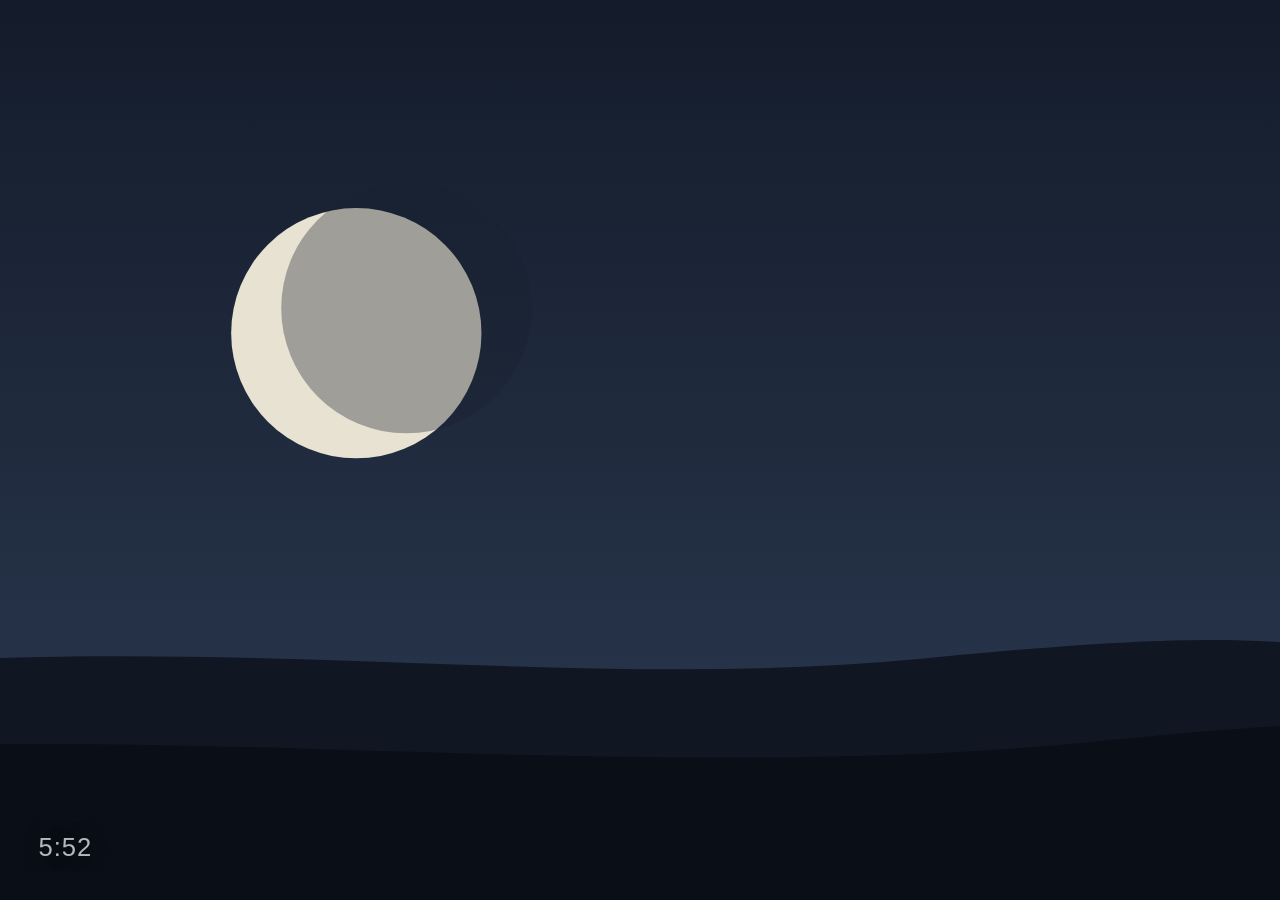
<file: quiet/app/index.html>
<!DOCTYPE html>
<html lang="en">
<head>
<meta charset="utf-8">
<meta name="viewport" content="width=device-width, initial-scale=1">
<title>Quiet</title>
<link rel="stylesheet" href="quiet.css">
</head>
<body class="art">
  <img id="artA" class="art on" alt="">
  <img id="artB" class="art" alt="">
  <div id="scrim"></div>

  <div id="whisper"></div>

  <div id="glance">
    <div id="time"></div>
    <div id="date"></div>
    <div id="alert"></div>
    <ul id="lines"></ul>
  </div>

  <ul id="dock"></ul>

  <script src="config.js"></script>
  <script src="quiet.js"></script>
</body>
</html>
</file>
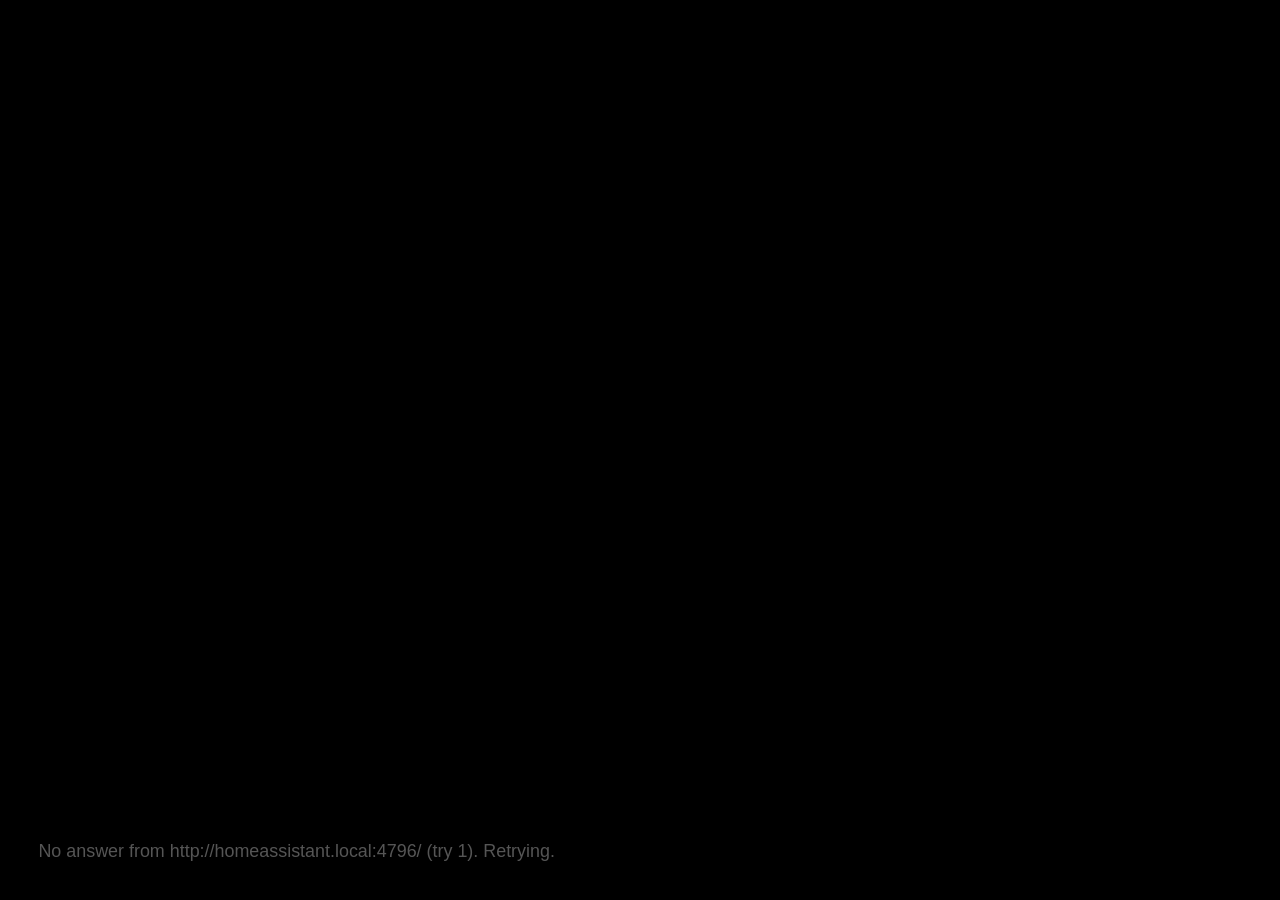
<file: tv/frame/index.html>
<!DOCTYPE html>
<html>
<head>
<meta charset="utf-8">
<title>Quiet</title>
<style>
  html, body { margin: 0; height: 100%; background: #000; }
  #status { position: absolute; left: 3vw; bottom: 3vw; color: #555; font: 1.4vw sans-serif; }
</style>
</head>
<body>
<div id="status"></div>
<script>
// The whole TV app: wait until the add-on answers, then hand over to it.
// Everything the screen does lives in the add-on, so this never needs updating.
(function () {
  var BASE = 'http://homeassistant.local:4796/';  // the Quiet Screens add-on
  var LOG = '';                             // set to a URL while debugging

  var tries = 0;
  function say(message) {
    document.getElementById('status').textContent = message;
    if (LOG) { new Image().src = LOG + '?m=' + encodeURIComponent(message) + '&t=' + Date.now(); }
  }
  window.onerror = function (message) { say('Error: ' + message); };

  // Which screen this is, for per-screen settings in config.js.
  var screen = 'tv';
  try {
    screen = String(tizen.systeminfo.getCapability('http://tizen.org/system/model_name')).toLowerCase();
  } catch (e) {}

  function attempt() {
    tries++;
    say('Looking for Quiet Screens at ' + BASE + ' (try ' + tries + ')');
    var probe = new Image();
    probe.onload = function () {
      say('Found it. Opening as "' + screen + '"');
      location.replace(BASE + '?screen=' + encodeURIComponent(screen));
    };
    probe.onerror = function () {
      say('No answer from ' + BASE + ' (try ' + tries + '). Retrying.');
      setTimeout(attempt, 10000);
    };
    probe.src = BASE + 'art/dune.svg?t=' + Date.now();
  }
  attempt();
})();
</script>
</body>
</html>
</file>
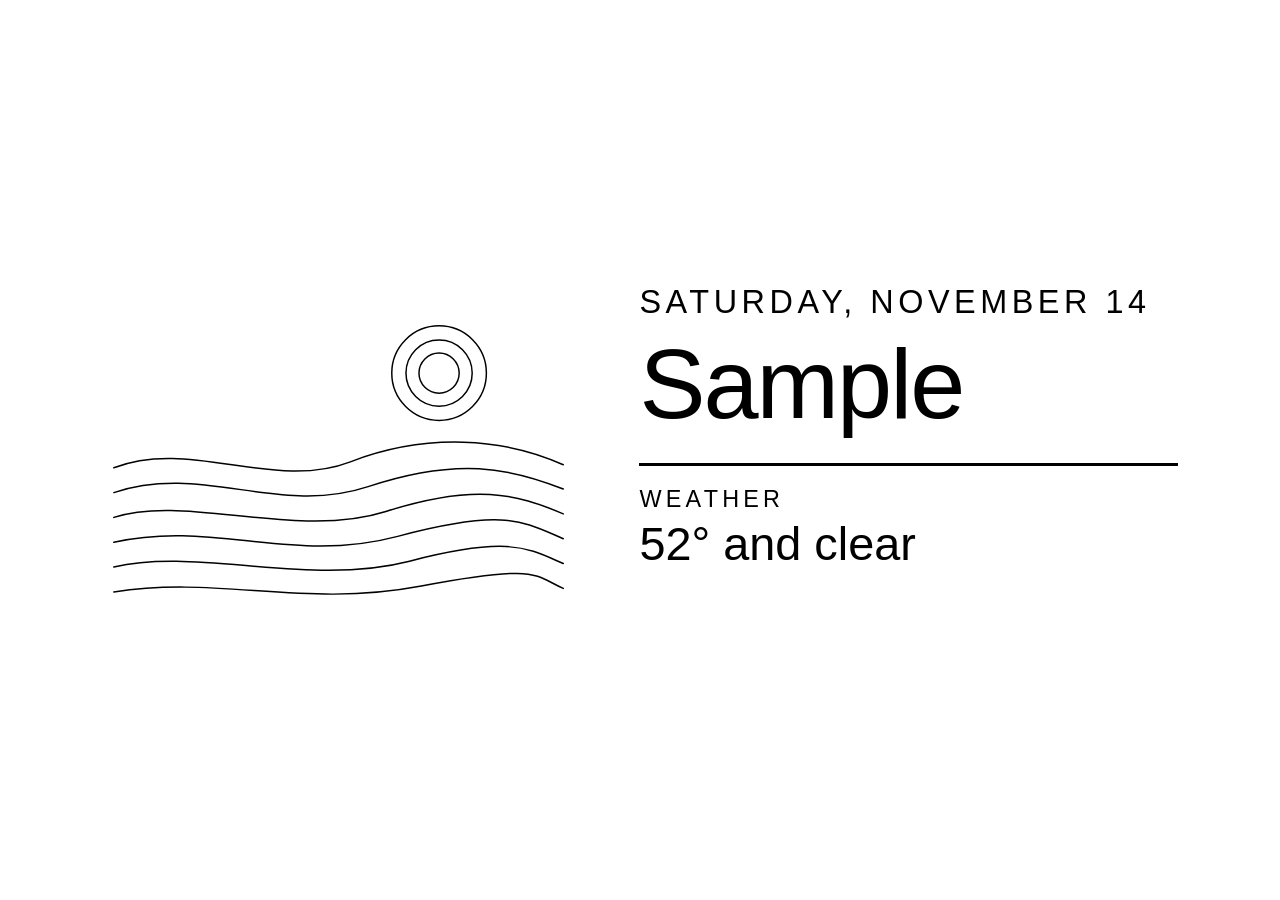
<file: mac/ink.html>
<!DOCTYPE html>
<html>
<head>
<meta charset="utf-8">
<title>Quiet ink</title>
<style>
  /* E-ink: pure black on white, no greys, no thin hairlines. */
  html, body { margin: 0; background: #fff; color: #000; }
  body { font-family: "Helvetica Neue", Helvetica, Arial, sans-serif; font-weight: 300; }
  #page { position: relative; box-sizing: border-box; height: 100vh; padding: 6vmin 8vw; overflow: hidden; }
  svg.art { display: none; width: 100%; height: 42vh; }
  /* Held sideways: drawing on the left, words on the right. */
  @media (orientation: landscape) {
    #page { display: flex; align-items: center; }
    svg.art, .withbuttons svg.art, .withpicture svg.art { width: 44%; height: 70vh; flex: none; }
    #info { flex: 1; margin: 0 0 8vh 5vw; min-width: 0; }
    .artonly svg.art { width: 100%; height: 86vh; }
    /* With the TRMNL screen, give the picture most of the width. */
    .withpicture svg.art { width: 30%; }
    .withpicture #info { margin-left: 4vw; }
  }
  svg.art.on { display: block; }
  svg.art * { fill: none; stroke: #000; stroke-width: 2.5; stroke-linecap: round; stroke-linejoin: round; }
  .artonly svg.art { height: 86vh; }
  .artonly #info { display: none; }
  .withbuttons svg.art { height: 33vh; }
  /* The art-and-TRMNL layout: a smaller drawing, then the TRMNL screen. */
  #picture { display: none; width: 100%; margin-top: 2.2vh; image-rendering: pixelated; border: 3px solid #000; box-sizing: border-box; }
  .withpicture #picture { display: block; }
  .withpicture #lines { display: none; }
  .withpicture svg.art { height: 19vh; }
  /* Buttons are placed by the numbers the Mac script sends, so the Kindle
     knows exactly where each one is. */
  .btn { position: absolute; box-sizing: border-box; border: 5px solid #000; border-radius: 2vmin;
         display: flex; align-items: center; justify-content: center;
         font-size: 4.2vmin; font-weight: 400; white-space: nowrap; overflow: hidden; }
  #info { margin-top: 3vh; }
  #date { font-size: 3.6vmin; letter-spacing: .14em; text-transform: uppercase; }
  #title { font-size: 11vmin; line-height: 1.05; font-weight: 200; margin-top: 1.2vh; letter-spacing: -.02em; }
  hr { border: 0; border-top: 3px solid #000; margin: 3vh 0 0; }
  #lines { list-style: none; margin: 0; padding: 0; }
  #lines li { margin-top: 2.2vh; }
  #lines .label { display: block; font-size: 2.6vmin; letter-spacing: .18em; text-transform: uppercase; font-weight: 500; }
  #lines .text { display: block; font-size: 5.2vmin; margin-top: .5vh; white-space: nowrap; overflow: hidden; text-overflow: ellipsis; }
</style>
</head>
<body>
<div id="page">
  <!-- Three line drawings; one is shown at a time. -->
  <svg class="art" viewBox="0 0 800 600" preserveAspectRatio="xMidYMid meet">
    <circle cx="570" cy="170" r="34"/><circle cx="570" cy="170" r="56"/><circle cx="570" cy="170" r="80"/>
    <path d="M20 330 C 150 280, 290 370, 420 320 S 680 280, 780 325"/>
    <path d="M20 372 C 170 322, 300 412, 450 362 S 690 330, 780 366"/>
    <path d="M20 414 C 140 374, 330 452, 480 404 S 700 374, 780 408"/>
    <path d="M20 456 C 190 418, 320 494, 500 446 S 710 420, 780 450"/>
    <path d="M20 498 C 160 464, 350 532, 520 488 S 720 466, 780 492"/>
    <path d="M20 540 C 200 512, 340 568, 540 530 S 730 512, 780 534"/>
  </svg>
  <svg class="art" viewBox="0 0 800 600" preserveAspectRatio="xMidYMid meet">
    <rect x="120" y="60" width="560" height="190" rx="6"/>
    <path d="M150 100 H650 M150 130 H650 M150 160 H650 M150 190 H650 M150 220 H650"/>
    <rect x="120" y="280" width="560" height="100" rx="6"/>
    <path d="M160 300 V360 M200 300 V360 M240 300 V360 M280 300 V360 M320 300 V360 M360 300 V360 M400 300 V360 M440 300 V360 M480 300 V360 M520 300 V360 M560 300 V360 M600 300 V360 M640 300 V360"/>
    <rect x="120" y="410" width="560" height="130" rx="6"/>
    <path d="M150 510 L250 440 M250 510 L350 440 M350 510 L450 440 M450 510 L550 440 M550 510 L650 440"/>
  </svg>
  <svg class="art" viewBox="0 0 800 600" preserveAspectRatio="xMidYMid meet">
    <path d="M330 90 A 110 110 0 1 0 330 310 A 84 84 0 1 1 330 90 Z"/>
    <path d="M560 110 v24 M548 122 h24 M640 220 v18 M631 229 h18 M500 250 v14 M493 257 h14 M690 90 v14 M683 97 h14"/>
    <path d="M20 420 C 200 396, 380 440, 560 414 S 720 404, 780 418"/>
    <path d="M60 462 H740 M110 498 H690 M170 532 H630 M240 564 H560"/>
  </svg>

  <!-- mountains -->
  <svg class="art" viewBox="0 0 800 600" preserveAspectRatio="xMidYMid meet">
    <circle cx="610" cy="130" r="46"/>
    <path d="M30 480 L230 190 L330 330 L460 110 L770 480"/>
    <path d="M230 190 L262 262 L226 250 L248 300 M460 110 L500 200 L462 186 L492 250 L448 236"/>
    <path d="M150 480 L290 330 L420 480 M30 480 H770 M90 516 H710 M170 550 H630"/>
  </svg>
  <!-- ripples -->
  <svg class="art" viewBox="0 0 800 600" preserveAspectRatio="xMidYMid meet">
    <circle cx="400" cy="120" r="30"/>
    <ellipse cx="400" cy="380" rx="50" ry="14"/><ellipse cx="400" cy="380" rx="120" ry="34"/>
    <ellipse cx="400" cy="380" rx="200" ry="58"/><ellipse cx="400" cy="380" rx="290" ry="84"/>
    <ellipse cx="400" cy="380" rx="370" ry="108"/>
    <path d="M400 150 V330"/>
  </svg>
  <!-- plant -->
  <svg class="art" viewBox="0 0 800 600" preserveAspectRatio="xMidYMid meet">
    <path d="M330 430 H470 L452 560 H348 Z M316 430 H484"/>
    <path d="M400 430 C 396 340, 404 250, 400 120"/>
    <path d="M400 360 C 330 350, 280 300, 270 240 C 340 250, 390 300, 400 360 Z"/>
    <path d="M400 300 C 470 290, 520 240, 530 180 C 460 190, 410 240, 400 300 Z"/>
    <path d="M400 230 C 350 220, 316 180, 310 130 C 360 140, 394 180, 400 230 Z"/>
    <path d="M400 170 C 436 160, 462 130, 468 90 C 430 100, 406 130, 400 170 Z"/>
  </svg>
  <!-- sailboat -->
  <svg class="art" viewBox="0 0 800 600" preserveAspectRatio="xMidYMid meet">
    <path d="M400 90 V400 M400 110 L560 380 H400 M388 150 L270 380 H388"/>
    <path d="M230 410 H590 L540 470 H280 Z"/>
    <path d="M40 500 C 100 470, 160 530, 220 500 S 340 470, 400 500 S 520 530, 580 500 S 700 470, 760 500"/>
    <path d="M100 548 C 150 524, 200 572, 250 548 S 350 524, 400 548 S 500 572, 550 548 S 650 524, 700 548"/>
  </svg>
  <!-- skyline -->
  <svg class="art" viewBox="0 0 800 600" preserveAspectRatio="xMidYMid meet">
    <path d="M40 520 H760"/>
    <rect x="90" y="300" width="110" height="220"/><rect x="220" y="170" width="120" height="350"/>
    <rect x="360" y="250" width="90" height="270"/><rect x="470" y="110" width="130" height="410"/>
    <rect x="620" y="340" width="100" height="180"/>
    <path d="M250 210 H310 M250 250 H310 M250 290 H310 M250 330 H310 M250 370 H310 M250 410 H310 M250 450 H310"/>
    <path d="M500 150 H570 M500 195 H570 M500 240 H570 M500 285 H570 M500 330 H570 M500 375 H570 M500 420 H570 M500 465 H570"/>
    <path d="M115 340 H175 M115 390 H175 M115 440 H175 M380 290 H430 M380 340 H430 M380 390 H430 M380 440 H430 M640 380 H700 M640 430 H700 M535 110 V60"/>
  </svg>
  <!-- sunrise -->
  <svg class="art" viewBox="0 0 800 600" preserveAspectRatio="xMidYMid meet">
    <path d="M40 420 H760 M270 420 A 130 130 0 0 1 530 420"/>
    <path d="M400 250 V150 M312 276 L262 190 M488 276 L538 190 M250 340 L164 290 M550 340 L636 290 M230 420 H130"/>
    <path d="M120 462 H680 M200 500 H600 M270 536 H530 M570 420 H670"/>
  </svg>

  <div id="info">
    <div id="date"></div>
    <div id="title"></div>
    <hr>
    <ul id="lines"></ul>
    <img id="picture" alt="">
  </div>
</div>
<script>
var DATA = /*DATA*/{"art": 0, "date": "Saturday, November 14", "title": "Sample", "lines": [{"label": "Weather", "text": "52° and clear"}]}/*END*/;
(function () {
  var art = document.querySelectorAll('svg.art');
  art[(DATA.art || 0) % art.length].className.baseVal = 'art on';
  if (DATA.artOnly) { document.getElementById('page').className = 'artonly'; return; }
  document.getElementById('date').textContent = DATA.date || '';
  document.getElementById('title').textContent = DATA.title || '';
  var ul = document.getElementById('lines');
  var lines = (DATA.lines || []).slice(0, 3);   // the same three-line budget as every screen
  for (var i = 0; i < lines.length; i++) {
    var li = document.createElement('li');
    var label = document.createElement('span'); label.className = 'label'; label.textContent = lines[i].label || '';
    var text = document.createElement('span'); text.className = 'text'; text.textContent = lines[i].text || '';
    li.appendChild(label); li.appendChild(text); ul.appendChild(li);
  }
  var page = document.getElementById('page');
  if (DATA.picture) {
    document.getElementById('picture').src = DATA.picture;
    page.className += ' withpicture';
  }
  var buttons = DATA.buttons || [];
  if (buttons.length) { page.className += ' withbuttons'; }
  for (var b = 0; b < buttons.length; b++) {
    var div = document.createElement('div');
    div.className = 'btn';
    div.textContent = buttons[b].label;
    div.style.left = buttons[b].x * 100 + '%';
    div.style.top = buttons[b].y * 100 + '%';
    div.style.width = buttons[b].w * 100 + '%';
    div.style.height = buttons[b].h * 100 + '%';
    document.getElementById('page').appendChild(div);
  }
})();
</script>
</body>
</html>
</file>
<file: quiet/app/quiet.css>
/* Kept to features old TV browsers support (Tizen 5 = Chromium 63):
   no flex gap, no clamp(), no inset, no backdrop blur. */

html, body {
  margin: 0;
  height: 100%;
  overflow: hidden;
  background: #111;
  color: #fff;
  font-family: "SamsungOne", "Helvetica Neue", Roboto, Arial, sans-serif;
  font-weight: 300;
  cursor: default;
  -webkit-user-select: none;
  user-select: none;
}

img.art {
  position: absolute;
  top: 0; left: 0;
  width: 100%; height: 100%;
  object-fit: cover;
  opacity: 0;
  transition: opacity 2.5s ease;
}
img.art.on { opacity: 1; }

#scrim {
  position: absolute;
  top: 0; left: 0; right: 0; bottom: 0;
  background: #000;
  opacity: 0;
  transition: opacity .6s ease;
}
body.glance #scrim, body.play #scrim { opacity: .55; }

/* Art mode: the time only, small, in a corner. */
#whisper {
  position: absolute;
  left: 3vw; bottom: 3vw;
  font-size: 2vw;
  letter-spacing: .04em;
  opacity: .7;
  text-shadow: 0 0 1.2vw rgba(0, 0, 0, .55);
  transition: opacity .6s ease;
}
body.glance #whisper, body.play #whisper, body.nowhisper #whisper { opacity: 0; }

/* Glance mode: time, date, at most three lines. */
#glance {
  position: absolute;
  left: 8vw; right: 8vw; top: 50%;
  -webkit-transform: translateY(-50%);
  transform: translateY(-50%);
  opacity: 0;
  transition: opacity .6s ease;
}
body.glance #glance { opacity: 1; }
body.play #glance { opacity: .35; }

#time { font-size: 11vw; line-height: 1; font-weight: 200; letter-spacing: -.02em; }
#date { font-size: 2.2vw; margin-top: 1vw; opacity: .8; }

#alert {
  font-size: 2.6vw;
  margin-top: 3vw;
  font-weight: 400;
}
#alert:empty { display: none; }

#lines { list-style: none; margin: 3vw 0 0; padding: 0; }
#lines li { font-size: 2.2vw; margin-top: 1.1vw; }
#lines .label {
  display: inline-block;
  width: 11vw;
  font-size: 1.1vw;
  letter-spacing: .18em;
  text-transform: uppercase;
  opacity: .6;
  vertical-align: middle;
}

/* Play mode: app names, text only. */
#dock {
  position: absolute;
  left: 8vw; right: 8vw; bottom: 7vw;
  list-style: none; margin: 0; padding: 0;
  opacity: 0;
  pointer-events: none;
  transition: opacity .4s ease;
}
body.play #dock { opacity: 1; pointer-events: auto; }
#dock li {
  display: inline-block;
  margin-right: 3.5vw;
  padding-bottom: .5vw;
  font-size: 2.6vw;
  opacity: .5;
  border-bottom: .15vw solid transparent;
  transition: opacity .2s ease, border-color .2s ease;
}
#dock li.focus { opacity: 1; border-bottom-color: #fff; }
</file>
